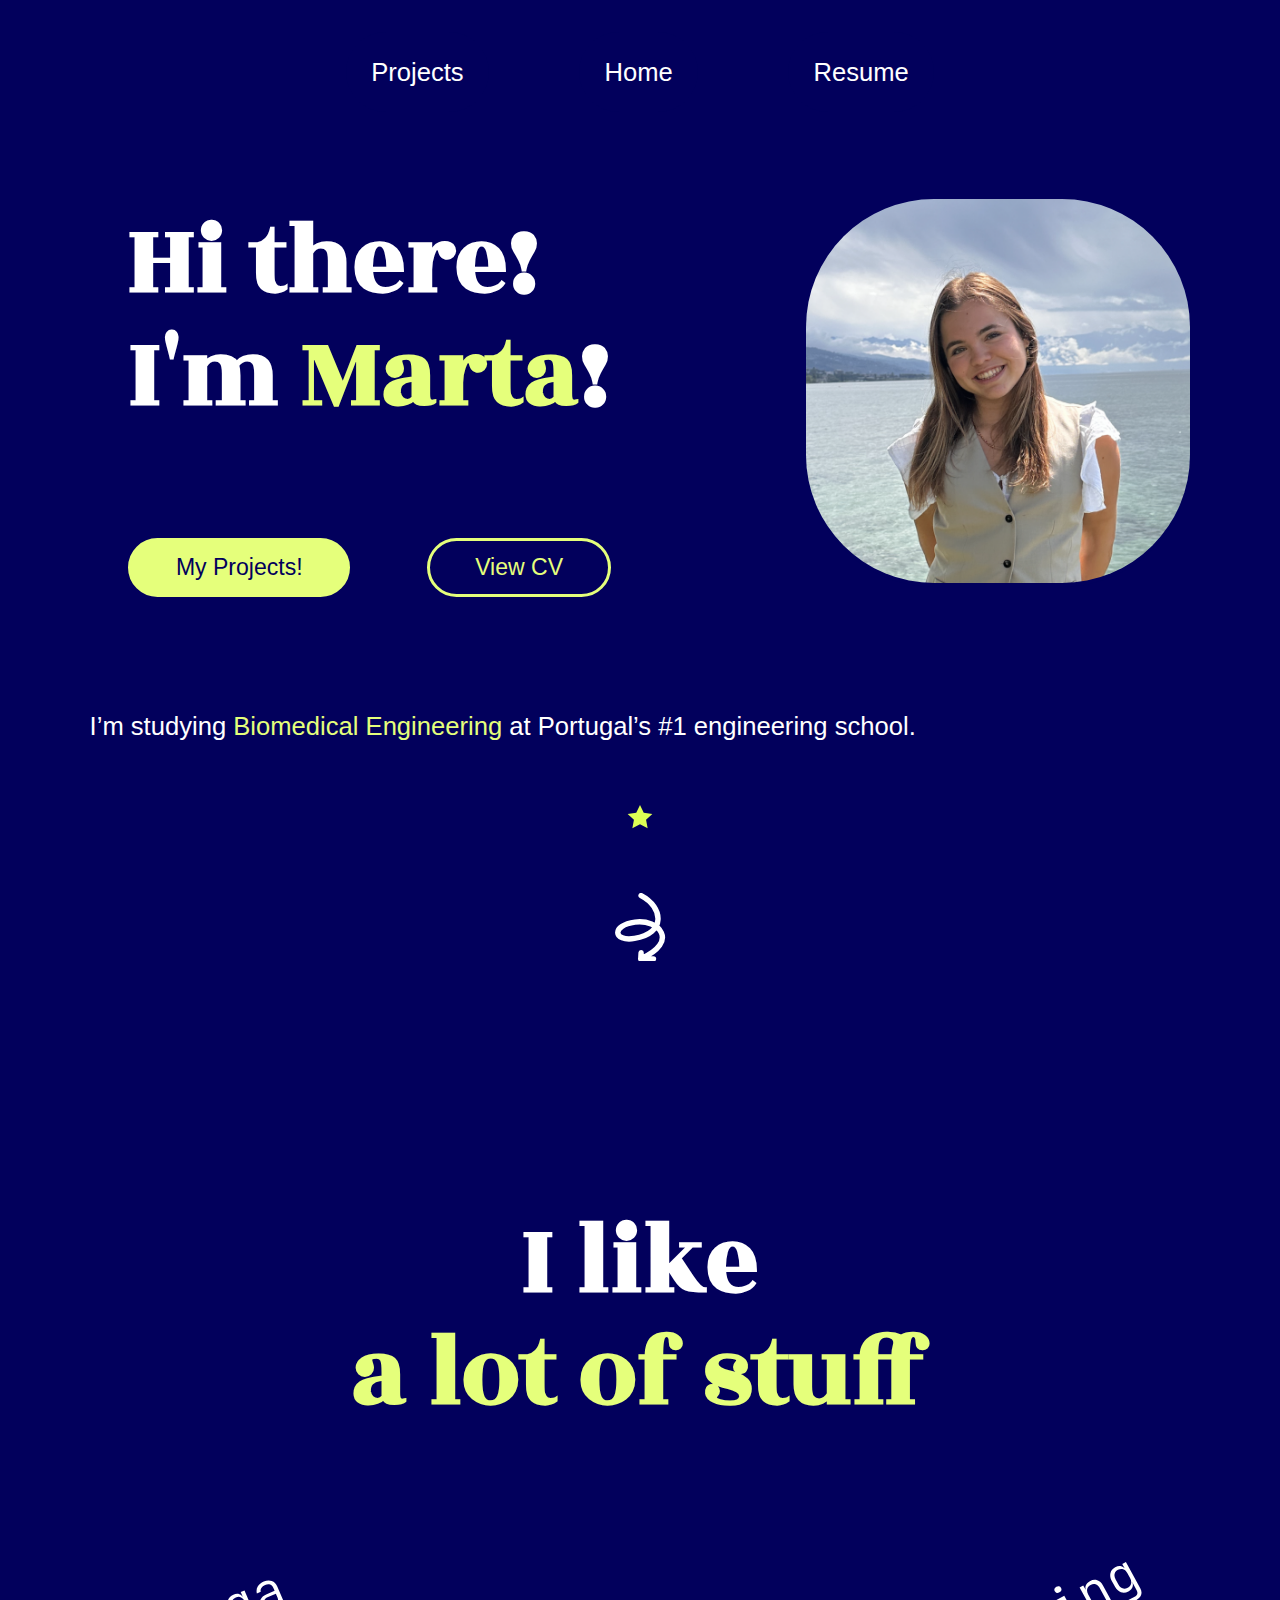
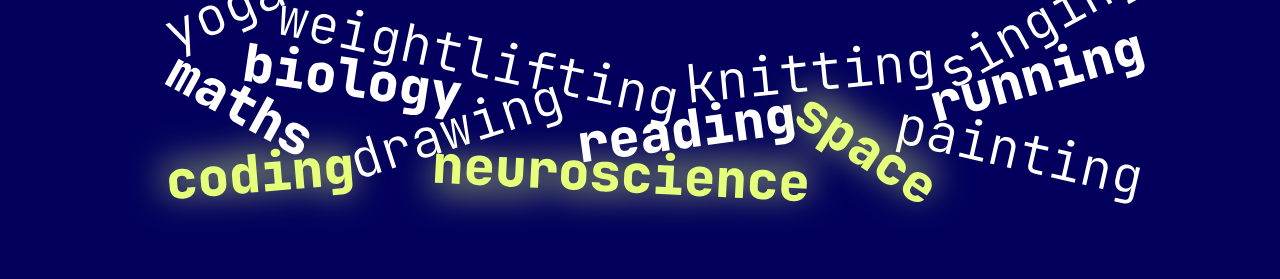
<file: index.html>
<!DOCTYPE html>
<html lang="en">
<head>
    <meta charset="UTF-8">
    <meta name="viewport" content="width=device-width, initial-scale=1.0">
    <title>Personal Website</title>
    <link rel="stylesheet" href="css/styles.css">
    <link rel="stylesheet" href="css/hero_styles.css">

    <script src="js/app.js"></script>
    <link rel="icon" type="image/x-icon" href="images/favicon.png"/>

    <!-- Google Fonts -->
    <link rel="preconnect" href="https://fonts.googleapis.com">
    <link rel="preconnect" href="https://fonts.gstatic.com" crossorigin>
    <link href="https://fonts.googleapis.com/css2?family=Rozha+One&display=swap" rel="stylesheet">
</head>





<body> 
    <nav class="main_navbar">
        <a href="projects/index.html">Projects</a>
        <a href="index.html">Home</a>
        <a href="cv.html">Resume</a>
    </nav>

    <div class="content">
        <div class="minipage hero" id="hero1">
            <div class="text_and_buttons">
                <div class="hero_text">
                    <h1>Hi there! <br />I'm <span class="highlight">Marta</span>!</h1>
                </div>
                <div class="button_row">
                    <span class="button" data-type="full"> <a href="projects/index.html">My Projects!</a></span>
                    <span class="button" data-type="outline"> <a href="cv.html">View CV</a></span>
                </div>
            </div>
            <div class="portrait">
                <img class="portrait_img" src="images/portrait.png" alt="Portrait">
            </div>
        </div>
        <div><p>I’m studying <span class="highlight">Biomedical Engineering</span> at Portugal’s #1 engineering school.</p></div>

        <div class="sep"><img src="images/star.svg" class="icon" id="star" alt="Star"></div>
        <div class="sep"><img src="images/arrow.svg" class="icon" id="arrow" alt="Arrow"></div>

        <div class="minipage hero" id="hero2">
           <div class="hero_text" id="hero2_text">
            <h1>I like<br><span class="highlight">a lot of stuff</span></h1>
           </div>
           <div class="hero_image">
            <img class="image_full" src="images/interests word cloud.svg" alt="Word Cloud">
            <img class="image_mobile" src="images/interests word cloud mobile.svg" alt="Word Cloud">
           </div>
        </div>
    </div>
</body>
</file>
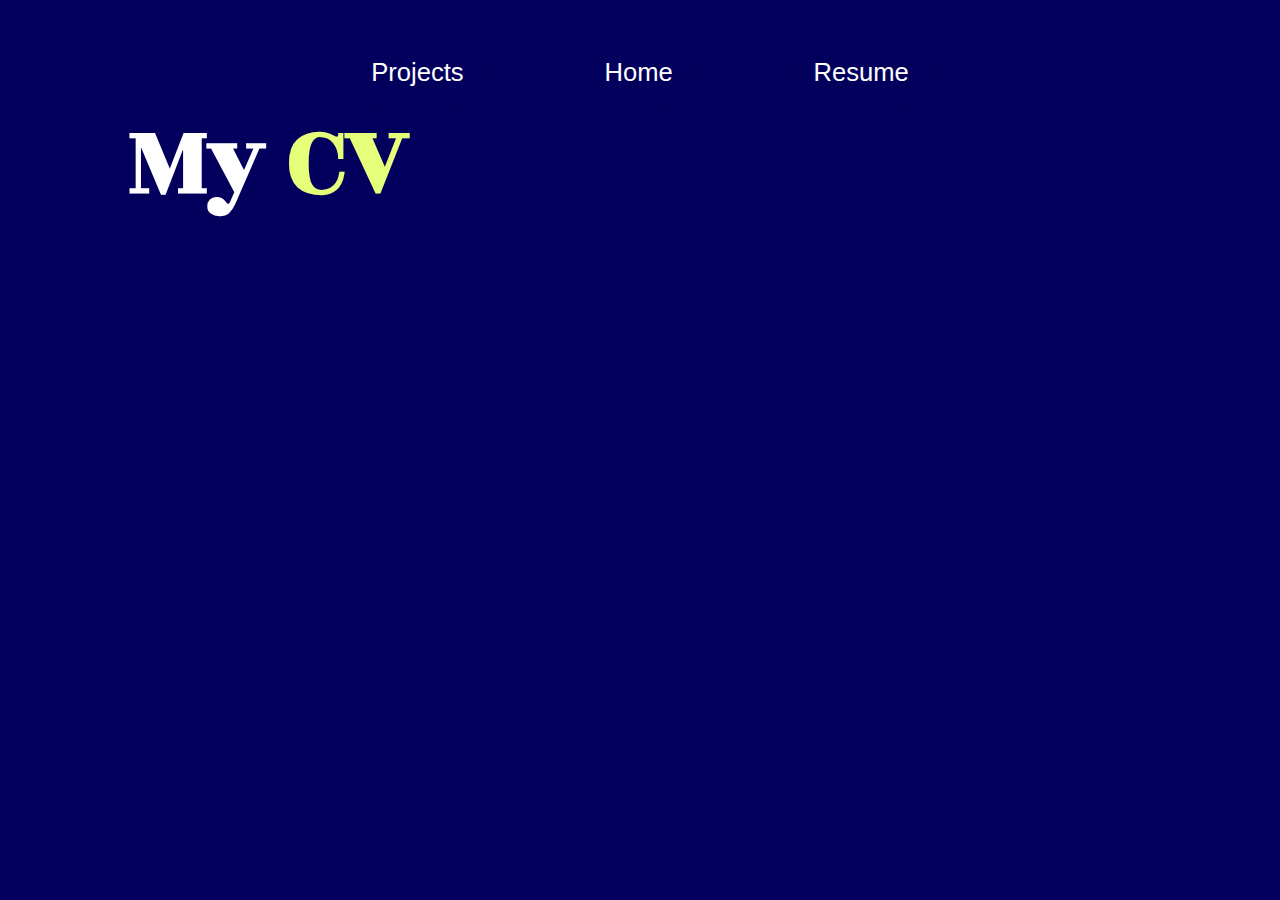
<file: cv.html>
<!DOCTYPE html>
<html lang="en">
<head>
    <meta charset="UTF-8">
    <meta name="viewport" content="width=device-width, initial-scale=1.0">
    <title>Personal Website</title>
    <link rel="stylesheet" href="../css/styles.css">

    <script src="js/app.js"></script>
    <link rel="icon" type="image/x-icon" href="images/star.svg">

    <!-- Google Fonts -->
    <link rel="preconnect" href="https://fonts.googleapis.com">
    <link rel="preconnect" href="https://fonts.gstatic.com" crossorigin>
    <link href="https://fonts.googleapis.com/css2?family=Rozha+One&display=swap" rel="stylesheet">
</head>





<body> 
    <nav class="main_navbar">
        <a href="/projects/index.html">Projects</a>
        <a href="/index.html">Home</a>
        <a href="/cv.html">Resume</a>
    </nav>

</body>
<div class="title">
    <h1>My <span class="highlight">CV</span></h1>
</div>
</html>
</file>
<file: css/styles.css>
* {
    --bg-color: #02005C;
    --main-color-1: #FFFFFF;
    --accent-color: #E5FF7B;
    background-color: var(--bg-color);
    color: var(--main-color-1);
}

body {
    margin: 0 7%; 
}

h1 {
    font-family: "Rozha One", cursive;
    font-size: 8vw;
    line-height: 110%;
    padding: 3vw;
}

/* General Stuff */
.highlight {
    color: var(--accent-color);
}

p {
    font-family: "Helvetica Neue", sans-serif;
    font-size: 2vw;
}

.sep {
    align-content: center;
    justify-content: center ;
    display: flex;
    margin: 5vw;
}   

img {
    width: 100%;
    height: auto;

}

.icon {
    width: 2vw;
    height: auto;
    margin: 0 2vw;

}
/* Nav Bar */

.main_navbar {
    position: fixed;
    top: 0;
    left: 0;
    right: 0;
    z-index: 1000;
    align-items: center;    
    justify-content: center;
    margin-top: 0%;
    overflow: hidden;
    width: 100%; /* Full width */
    transition: top 0.5s; /* Transition effect when sliding down (and up) */
    font-weight: 200;
    display: flex;
    gap: 3vw;
    height: 12vh;
    padding-top: 2vh;
}

.main_navbar a {
    font-family: "Helvetica Neue", sans-serif;
    text-decoration: none;
    margin: 0 2%;
    font-size: 2vw;
    float: left;
    display: block;
    color: white;
    text-align: center;
    padding: 1em;
    border-radius: 2em;
}

.main_navbar a:hover {
    background-color: var(--accent-color);
    color: var(--bg-color);
    
    padding: 0.7em 1em;
    font-weight: 400;
    transition: cubic-bezier(0.075, 0.82, 0.165, 1);
    transition-duration: 1.5s;
}

/* Responsivity */
.image_full{
    display:flex;
}
 
.image_mobile{
   display:none;
}
 
@media (max-width: 640px) and (min-width: 320px){
   .image_full{
    display:none;
   }
 
   .image_mobile{
    display:flex;
   }
}

/* Nav bar: set min width and reduce padding of the container so that the text flows from end to end of screen */
/* Font sizes are also reduced */
</file>
<file: css/hero_styles.css>
/* Hero Section */
.hero {
    display: flex;
    margin-top: 11vh;
    justify-content: space-between;
    align-items: center;
    --button-hover-color: rgb(91, 85, 180);
    --sec-button-hover-color: rgba(148, 165, 77, 0.5);
}
.hero h1 {
    font-family: "Rozha One", cursive;
    font-size: 8vw;
    line-height: 110%;
}

.text_and_buttons { 
    flex-direction: column;
    margin-bottom: 10vh;
    display: flex;
    justify-content: space-between;
}

.button_row {
    display: flex;
    justify-content: space-around;
}

.portrait {
    width: 30vw;
    height: auto;
    border-radius: 10vw;
}

.portrait img {
    width: 100%;
    height: auto;
    border-radius: 10vw;
}

.button{
    border-color: var(--accent-color);
    border-width: 0.3vw;
    border-style: solid;
    border-radius: 10vw;
    padding: 1vw 2.5vw;
    background-color: var(--accent-color);
    max-width: 40%;
    transition: color ease-in-out 0.15s, background-color ease-in-out 0.15s;
}

.button a {
    padding: 1vw;
    font-family: 'Helvetica Neue', sans-serif;
    font-size: 1.8vw;
    font-weight: 500;
    text-decoration: none;
    color: var(--bg-color);
    background-color: transparent;
}

.button[data-type="outline"] {
    background-color: var(--bg-color);
    color: var(--accent-color);
}

.button[data-type="outline"] a {
    color: var(--accent-color);
}

.button[data-type="outline"]:hover {
    background-color: var(--button-hover-color);
    color: var(--accent-color);
}

#arrow {
    width: 4vw;
    height: auto;
}

#hero2 {
    display: flex;
    flex-direction: column;
    align-items: center;
    justify-content: center;
    padding: 3vw;
}

#hero2_text {
    text-align: center;
}
</file>
